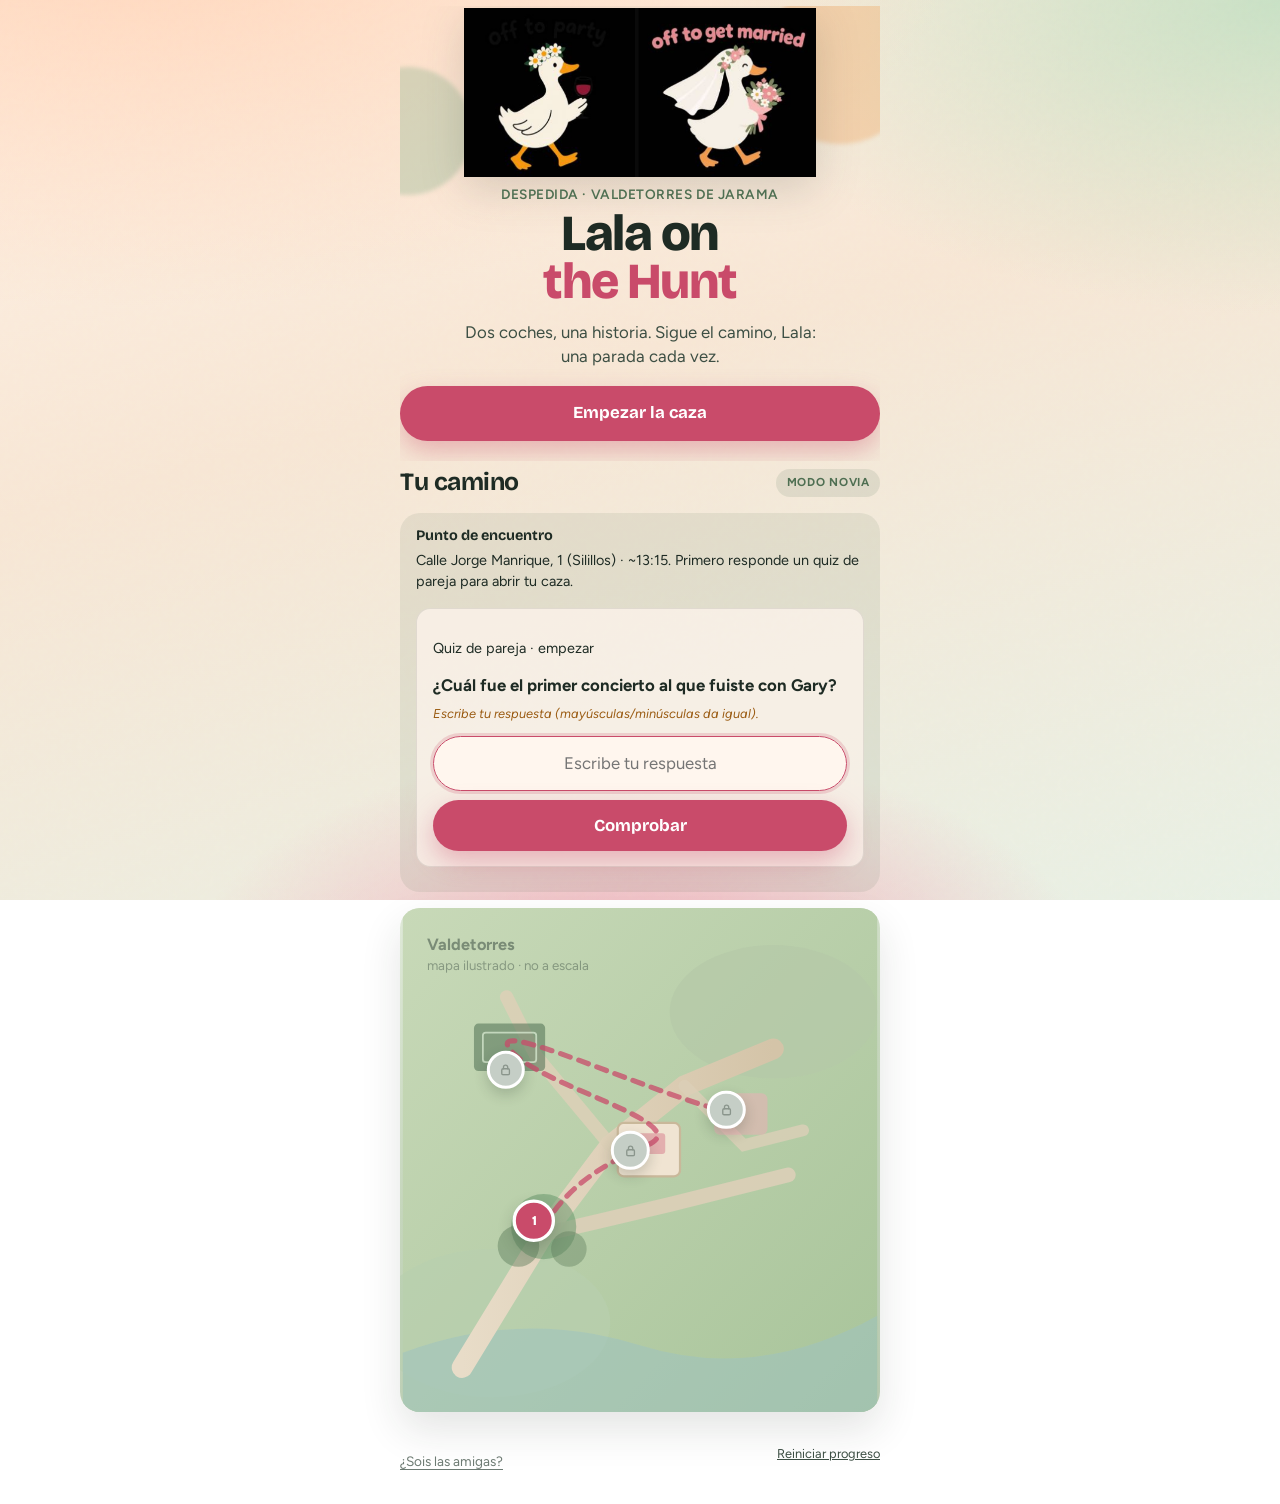
<file: index.html>
<!DOCTYPE html>
<html lang="es">
  <head>
    <meta charset="utf-8" />
    <meta name="viewport" content="width=device-width, initial-scale=1, viewport-fit=cover" />
    <meta name="theme-color" content="#c94b6a" />
    <meta name="robots" content="noindex" />
    <title>Lala on the Hunt</title>
    <link rel="preconnect" href="https://fonts.googleapis.com" />
    <link rel="preconnect" href="https://fonts.gstatic.com" crossorigin />
    <link
      href="https://fonts.googleapis.com/css2?family=Bricolage+Grotesque:opsz,wght@12..96,600;12..96,800&family=Figtree:ital,wght@0,400;0,600;0,700;1,400&display=swap"
      rel="stylesheet"
    />
    <link rel="stylesheet" href="assets/css/styles.css" />
  </head>
  <body data-asset-base="assets">
    <main class="wrap">
      <header class="hero" id="hero">
        <div class="hero-visual" aria-hidden="true">
          <div class="sky-blob a"></div>
          <div class="sky-blob b"></div>
          <img
            id="duckies-img"
            class="duckies"
            src="assets/lala-duckies.png"
            width="589"
            height="283"
            alt=""
          />
        </div>
        <div class="hero-copy">
          <p class="hero-meta">Despedida · Valdetorres de Jarama</p>
          <h1 class="brand">Lala on <span>the Hunt</span></h1>
          <p class="hero-lead">
            Dos coches, una historia. Sigue el camino, Lala: una parada cada vez.
          </p>
          <div class="cta-row">
            <a class="btn btn-primary" href="#hunt">Empezar la caza</a>
          </div>
        </div>
      </header>

      <section class="quest" id="hunt" aria-label="Camino de la novia">
        <div class="quest-head">
          <h1>Tu camino</h1>
          <span class="badge">Modo novia</span>
        </div>

        <div id="mood-trail-host"></div>

        <div class="start-banner" id="start-banner">
          <strong>Punto de encuentro</strong>
          Calle Jorge Manrique, 1 (Silillos) · ~13:15. Primero responde un quiz de pareja para abrir
          tu caza.
          <div id="start-quiz" class="quiz-box" hidden></div>
          <div class="actions" style="margin-top: 0.75rem">
            <button type="button" class="btn btn-primary btn-small" id="btn-start" hidden>
              Empezar
            </button>
          </div>
        </div>

        <div class="map-stage" id="map-stage">
          <div class="path-markers" id="path-markers"></div>
        </div>

        <div class="panel" id="stop-panel" hidden>
          <div class="stop-code" id="stop-code">A1</div>
          <h2 id="stop-title">Parada</h2>
          <p class="address" id="stop-address"></p>
          <p class="clue" id="stop-clue"></p>
          <p class="task" id="stop-task"></p>
          <p class="verify-flag" id="verify-flag" hidden></p>

          <div class="soundtrack-box" id="soundtrack-box" hidden>
            <p class="slot-label" id="soundtrack-title" hidden></p>
            <p class="ana-note" id="soundtrack-label" hidden></p>
            <a
              class="btn btn-maps btn-small"
              id="soundtrack-link"
              target="_blank"
              rel="noopener"
              href="#"
              >Abrir canción en Spotify</a
            >
            <button type="button" class="btn btn-primary btn-small" id="btn-dance" hidden>
              Bailar
            </button>
            <p class="dance-status" id="dance-status" hidden></p>
          </div>

          <div id="mood-box" class="mood-box" hidden></div>
          <div id="roulette-box" class="roulette-box" hidden></div>
          <div id="finale-quiz" class="quiz-box" hidden></div>
          <div id="finale-letter" class="letter-box" hidden></div>

          <div class="gary-box" id="gary-box" hidden>
            <p class="slot-label" id="gary-slot">Gary EN</p>
            <p id="gary-text" class="gary-body"></p>
          </div>
          <p class="swap-note" id="swap-note" hidden></p>
          <p class="selfie-note" id="selfie-note" hidden></p>
          <a class="btn btn-maps" id="btn-maps" hidden tabindex="-1" aria-hidden="true"></a>
          <div class="actions">
            <button type="button" class="btn btn-done" id="btn-done">Hecho!</button>
            <button type="button" class="btn btn-primary" id="btn-continue" hidden>
              Siguiente parada
            </button>
          </div>
        </div>

        <div class="panel complete-banner success-screen" id="all-done" hidden>
          <canvas id="confetti-canvas" class="confetti-canvas" aria-hidden="true"></canvas>
          <div class="success-duck-hero">
            <img
              class="success-ducks"
              src="assets/lala-duckies.png"
              alt=""
              width="589"
              height="283"
            />
            <div class="success-duck-overlay">
              <div class="success-hero-mark" aria-hidden="true">
                <span class="success-check">✓</span>
              </div>
              <p class="success-eyebrow">Success</p>
            </div>
          </div>
          <h2 id="success-title">The Hunt has been hunted</h2>
          <p id="success-lead" class="success-lead">
            Misión cumplida. Moods archivados, coches sorteados y tú, Lala, coronada. A comer.
          </p>
          <div id="all-done-mood" class="success-mood-wrap"></div>
          <button type="button" class="btn btn-finish-wide" id="btn-finish-ok">
            Finish
          </button>
          <button type="button" class="btn-restart" id="btn-success-reset">
            Reiniciar progreso
          </button>
        </div>

        <div class="footer-tools">
          <a class="link-quiet" href="amigas/">¿Sois las amigas?</a>
          <button type="button" id="btn-reset">Reiniciar progreso</button>
        </div>
      </section>
    </main>

    <script src="assets/js/stops.js"></script>
    <script src="assets/js/progress.js"></script>
    <script src="assets/js/quiz-ui.js"></script>
    <script src="assets/js/map.js"></script>
    <script src="assets/js/bride.js"></script>
  </body>
</html>
</file>
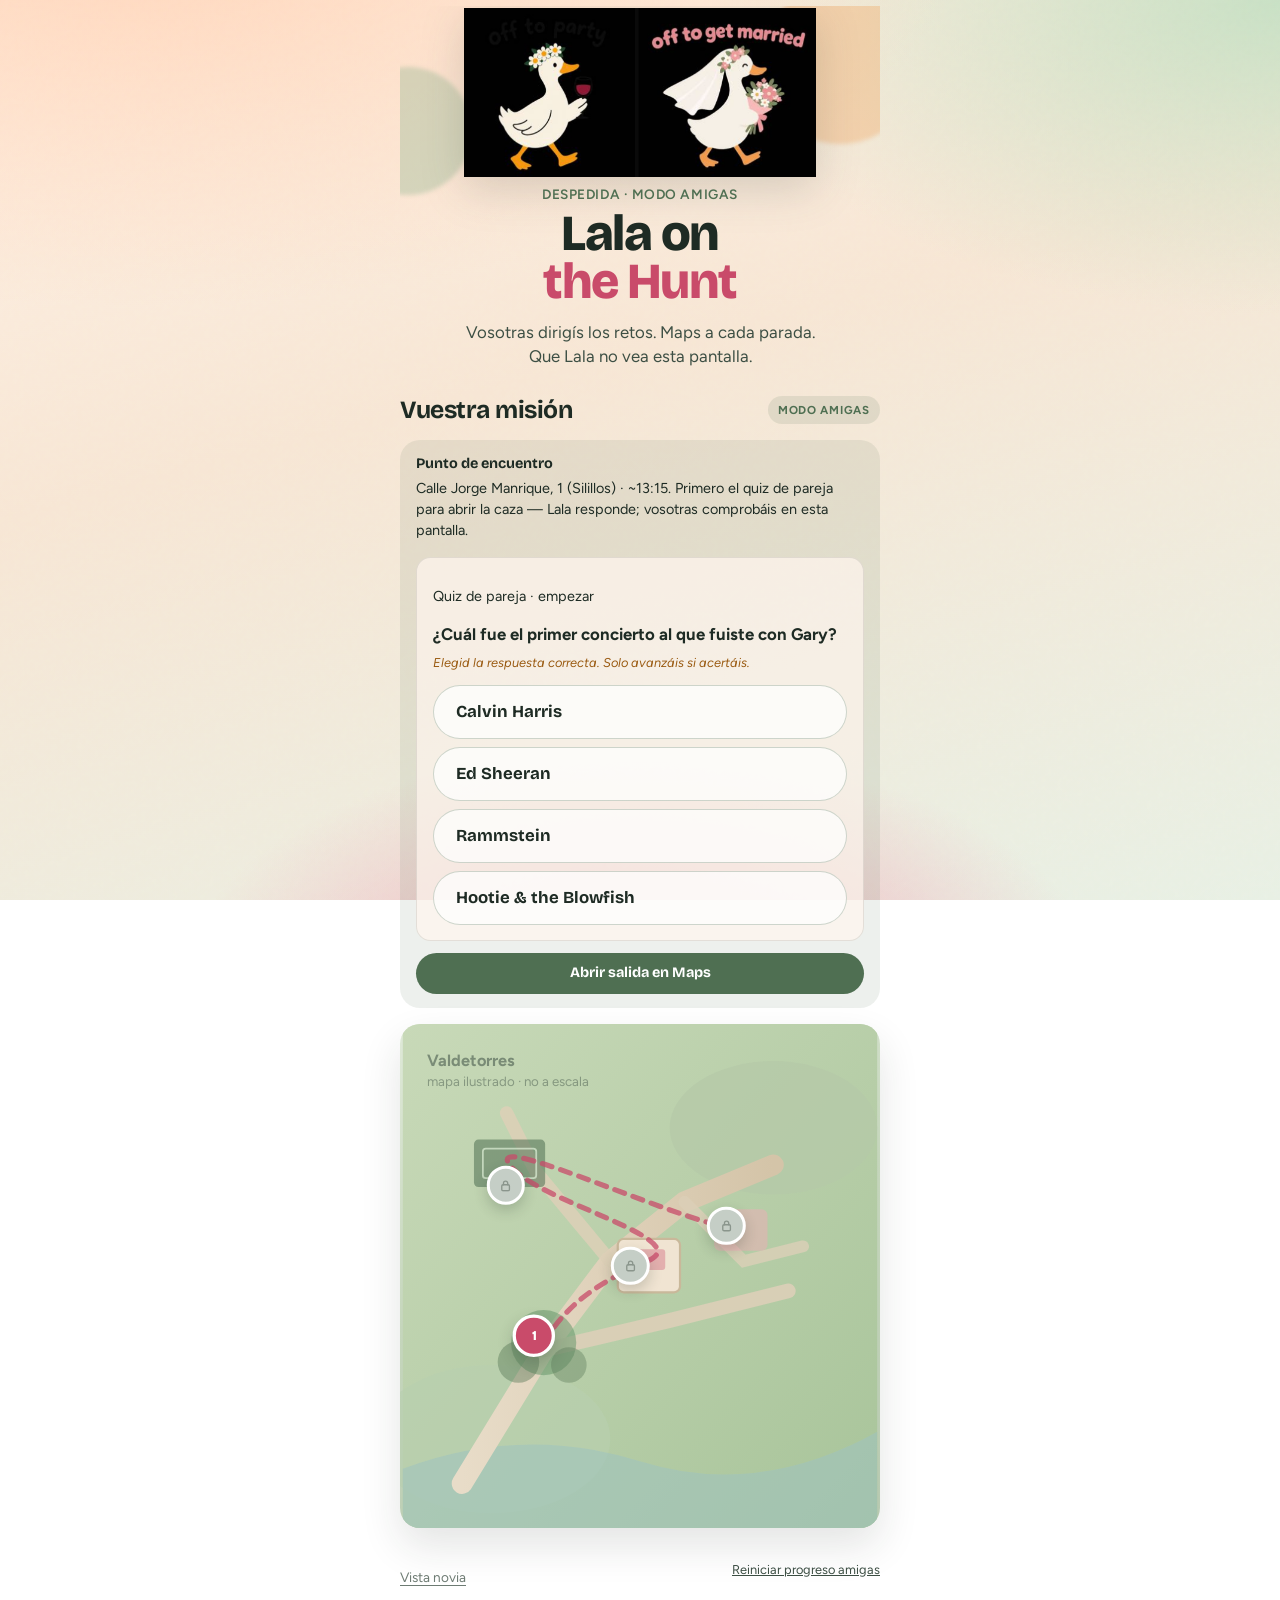
<file: amigas/index.html>
<!DOCTYPE html>
<html lang="es">
  <head>
    <meta charset="utf-8" />
    <meta name="viewport" content="width=device-width, initial-scale=1, viewport-fit=cover" />
    <meta name="theme-color" content="#4f6f52" />
    <meta name="robots" content="noindex" />
    <title>Lala on the Hunt · Amigas</title>
    <link rel="preconnect" href="https://fonts.googleapis.com" />
    <link rel="preconnect" href="https://fonts.gstatic.com" crossorigin />
    <link
      href="https://fonts.googleapis.com/css2?family=Bricolage+Grotesque:opsz,wght@12..96,600;12..96,800&family=Figtree:ital,wght@0,400;0,600;0,700;1,400&display=swap"
      rel="stylesheet"
    />
    <link rel="stylesheet" href="../assets/css/styles.css" />
  </head>
  <body data-asset-base="../assets">
    <main class="wrap">
      <section class="amigas-app" id="amigas-app">
        <header class="hero" id="hero">
          <div class="hero-visual" aria-hidden="true">
            <div class="sky-blob a"></div>
            <div class="sky-blob b"></div>
            <img
              id="duckies-img"
              class="duckies"
              src="../assets/lala-duckies.png"
              width="589"
              height="283"
              alt=""
            />
          </div>
          <div class="hero-copy">
            <p class="hero-meta">Despedida · Modo amigas</p>
            <h1 class="brand">Lala on <span>the Hunt</span></h1>
            <p class="hero-lead">
              Vosotras dirigís los retos. Maps a cada parada. Que Lala no vea esta pantalla.
            </p>
          </div>
        </header>

        <section class="quest" id="hunt" aria-label="Camino de las amigas">
          <div class="quest-head">
            <h1>Vuestra misión</h1>
            <span class="badge">Modo amigas</span>
          </div>

          <div id="mood-trail-host"></div>

          <div class="start-banner" id="start-banner">
            <strong>Punto de encuentro</strong>
            Calle Jorge Manrique, 1 (Silillos) · ~13:15. Primero el quiz de pareja para abrir la
            caza — Lala responde; vosotras comprobáis en esta pantalla.
            <div id="start-quiz" class="quiz-box" hidden></div>
            <div class="actions" style="margin-top: 0.75rem">
              <a
                class="btn btn-maps btn-small"
                id="btn-start-maps"
                target="_blank"
                rel="noopener"
                href="#"
                hidden
                >Abrir salida en Maps</a
              >
            </div>
          </div>

          <div class="map-stage" id="map-stage">
            <div class="path-markers" id="path-markers"></div>
          </div>

          <div class="panel" id="stop-panel" hidden>
            <div class="stop-code" id="stop-code">A1</div>
            <h2 id="stop-title">Parada</h2>
            <p class="address" id="stop-address"></p>
            <p class="clue" id="stop-clue"></p>
            <p class="task" id="stop-task"></p>

            <div class="soundtrack-box" id="soundtrack-box" hidden>
              <a
                class="btn btn-maps btn-small"
                id="soundtrack-link"
                target="_blank"
                rel="noopener"
                href="#"
                >Abrir canción en Spotify</a
              >
            </div>

            <div id="mood-box" class="mood-box" hidden></div>
            <div id="wait-box" class="wait-box" hidden></div>
            <div id="finale-quiz" class="quiz-box" hidden></div>
            <div id="finale-letter" class="letter-box" hidden></div>

            <div class="gary-box" id="gary-box" hidden>
              <p class="slot-label" id="gary-slot">Gary EN</p>
              <p id="gary-text" class="gary-body"></p>
            </div>

            <a class="btn btn-maps" id="btn-maps" target="_blank" rel="noopener" href="#" hidden
              >Abrir en Google Maps</a
            >
            <div class="actions">
              <button type="button" class="btn btn-done" id="btn-done">Hecho!</button>
              <button type="button" class="btn btn-primary" id="btn-continue" hidden>
                Siguiente
              </button>
            </div>
          </div>

          <div class="panel complete-banner success-screen" id="all-done" hidden>
            <canvas id="confetti-canvas" class="confetti-canvas" aria-hidden="true"></canvas>
            <div class="success-duck-hero">
              <img
                class="success-ducks"
                src="../assets/lala-duckies.png"
                alt=""
                width="589"
                height="283"
              />
              <div class="success-duck-overlay">
                <div class="success-hero-mark" aria-hidden="true">
                  <span class="success-check">✓</span>
                </div>
                <p class="success-eyebrow">Success</p>
              </div>
            </div>
            <h2 id="success-title">The Hunt has been hunted</h2>
            <p id="success-lead" class="success-lead">
              Misión cumplida, amigas. Moods archivados y Lala coronada. A comer.
            </p>
            <div id="all-done-mood" class="success-mood-wrap"></div>
            <button type="button" class="btn btn-finish-wide" id="btn-finish-ok">Finish</button>
            <button type="button" class="btn-restart" id="btn-success-reset">
              Reiniciar progreso amigas
            </button>
          </div>

          <div class="footer-tools">
            <a class="link-quiet" href="../">Vista novia</a>
            <button type="button" id="btn-reset">Reiniciar progreso amigas</button>
          </div>
        </section>
      </section>
    </main>

    <script src="../assets/js/stops.js"></script>
    <script src="../assets/js/progress.js"></script>
    <script src="../assets/js/quiz-ui.js"></script>
    <script src="../assets/js/map.js"></script>
    <script src="../assets/js/friends.js"></script>
  </body>
</html>
</file>
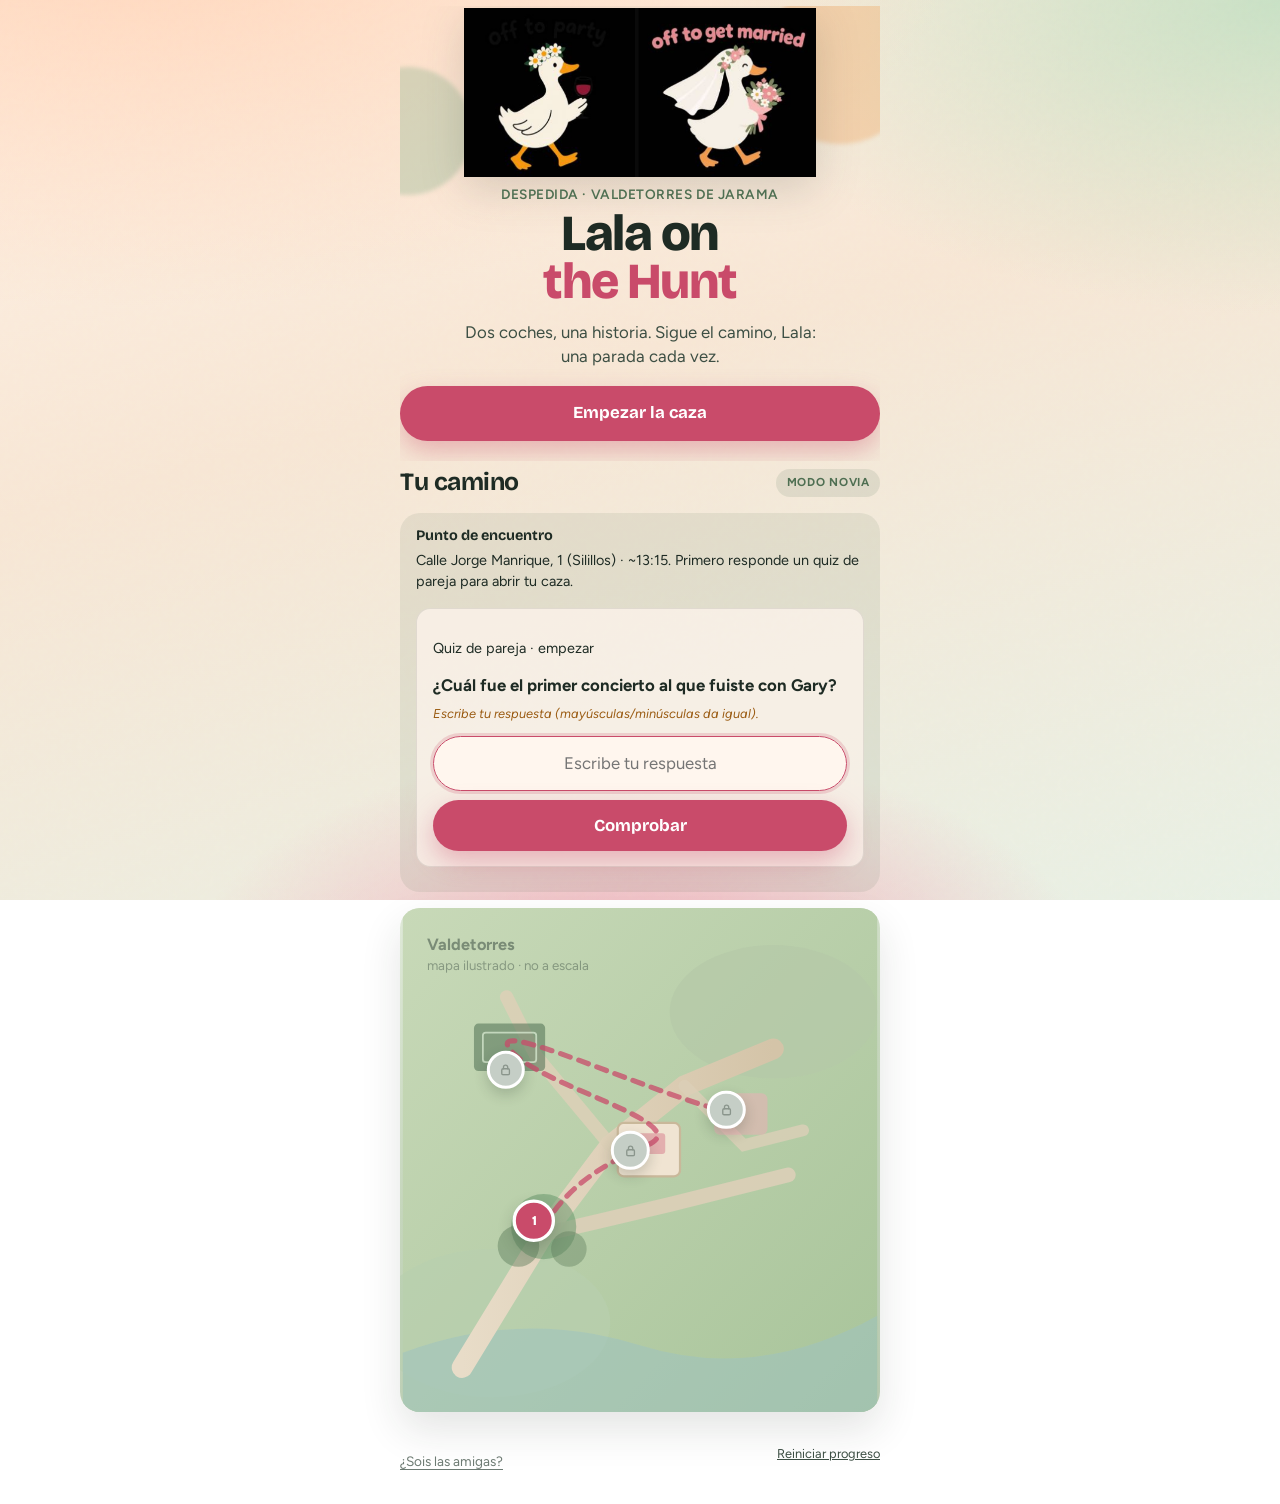
<file: novia/index.html>
<!DOCTYPE html>
<html lang="es">
  <head>
    <meta charset="utf-8" />
    <meta name="viewport" content="width=device-width, initial-scale=1, viewport-fit=cover" />
    <meta name="theme-color" content="#c94b6a" />
    <meta name="robots" content="noindex" />
    <title>Lala on the Hunt · Novia</title>
    <link rel="preconnect" href="https://fonts.googleapis.com" />
    <link rel="preconnect" href="https://fonts.gstatic.com" crossorigin />
    <link
      href="https://fonts.googleapis.com/css2?family=Bricolage+Grotesque:opsz,wght@12..96,600;12..96,800&family=Figtree:ital,wght@0,400;0,600;0,700;1,400&display=swap"
      rel="stylesheet"
    />
    <link rel="stylesheet" href="../assets/css/styles.css" />
  </head>
  <body data-asset-base="../assets">
    <main class="wrap">
      <header class="hero" id="hero">
        <div class="hero-visual" aria-hidden="true">
          <div class="sky-blob a"></div>
          <div class="sky-blob b"></div>
          <img
            id="duckies-img"
            class="duckies"
            src="../assets/lala-duckies.png"
            width="589"
            height="283"
            alt=""
          />
        </div>
        <div class="hero-copy">
          <p class="hero-meta">Despedida · Valdetorres de Jarama</p>
          <h1 class="brand">Lala on <span>the Hunt</span></h1>
          <p class="hero-lead">
            Dos coches, una historia. Sigue el camino, Lala: una parada cada vez.
          </p>
          <div class="cta-row">
            <a class="btn btn-primary" href="#hunt">Empezar la caza</a>
          </div>
        </div>
      </header>

      <section class="quest" id="hunt" aria-label="Camino de la novia">
        <div class="quest-head">
          <h1>Tu camino</h1>
          <span class="badge">Modo novia</span>
        </div>

        <div id="mood-trail-host"></div>

        <div class="start-banner" id="start-banner">
          <strong>Punto de encuentro</strong>
          Calle Jorge Manrique, 1 (Silillos) · ~13:15. Primero responde un quiz de pareja para abrir
          tu caza.
          <div id="start-quiz" class="quiz-box" hidden></div>
          <div class="actions" style="margin-top: 0.75rem">
            <button type="button" class="btn btn-primary btn-small" id="btn-start" hidden>
              Empezar
            </button>
          </div>
        </div>

        <div class="map-stage" id="map-stage">
          <div class="path-markers" id="path-markers"></div>
        </div>

        <div class="panel" id="stop-panel" hidden>
          <div class="stop-code" id="stop-code">A1</div>
          <h2 id="stop-title">Parada</h2>
          <p class="address" id="stop-address"></p>
          <p class="clue" id="stop-clue"></p>
          <p class="task" id="stop-task"></p>
          <p class="verify-flag" id="verify-flag" hidden></p>

          <div class="soundtrack-box" id="soundtrack-box" hidden>
            <p class="slot-label" id="soundtrack-title" hidden></p>
            <p class="ana-note" id="soundtrack-label" hidden></p>
            <a
              class="btn btn-maps btn-small"
              id="soundtrack-link"
              target="_blank"
              rel="noopener"
              href="#"
              >Abrir canción en Spotify</a
            >
            <button type="button" class="btn btn-primary btn-small" id="btn-dance" hidden>
              Bailar
            </button>
            <p class="dance-status" id="dance-status" hidden></p>
          </div>

          <div id="mood-box" class="mood-box" hidden></div>
          <div id="roulette-box" class="roulette-box" hidden></div>
          <div id="finale-quiz" class="quiz-box" hidden></div>
          <div id="finale-letter" class="letter-box" hidden></div>

          <div class="gary-box" id="gary-box" hidden>
            <p class="slot-label" id="gary-slot">Gary EN</p>
            <p id="gary-text" class="gary-body"></p>
          </div>
          <p class="swap-note" id="swap-note" hidden></p>
          <p class="selfie-note" id="selfie-note" hidden></p>
          <a class="btn btn-maps" id="btn-maps" hidden tabindex="-1" aria-hidden="true"></a>
          <div class="actions">
            <button type="button" class="btn btn-done" id="btn-done">Hecho!</button>
            <button type="button" class="btn btn-primary" id="btn-continue" hidden>
              Siguiente parada
            </button>
          </div>
        </div>

        <div class="panel complete-banner success-screen" id="all-done" hidden>
          <canvas id="confetti-canvas" class="confetti-canvas" aria-hidden="true"></canvas>
          <div class="success-duck-hero">
            <img
              class="success-ducks"
              src="../assets/lala-duckies.png"
              alt=""
              width="589"
              height="283"
            />
            <div class="success-duck-overlay">
              <div class="success-hero-mark" aria-hidden="true">
                <span class="success-check">✓</span>
              </div>
              <p class="success-eyebrow">Success</p>
            </div>
          </div>
          <h2 id="success-title">The Hunt has been hunted</h2>
          <p id="success-lead" class="success-lead">
            Misión cumplida. Moods archivados, coches sorteados y tú, Lala, coronada. A comer.
          </p>
          <div id="all-done-mood" class="success-mood-wrap"></div>
          <button type="button" class="btn btn-finish-wide" id="btn-finish-ok">
            Finish
          </button>
          <button type="button" class="btn-restart" id="btn-success-reset">
            Reiniciar progreso
          </button>
        </div>

        <div class="footer-tools">
          <a class="link-quiet" href="../amigas/">¿Sois las amigas?</a>
          <button type="button" id="btn-reset">Reiniciar progreso</button>
        </div>
      </section>
    </main>

    <script src="../assets/js/stops.js"></script>
    <script src="../assets/js/progress.js"></script>
    <script src="../assets/js/quiz-ui.js"></script>
    <script src="../assets/js/map.js"></script>
    <script src="../assets/js/bride.js"></script>
  </body>
</html>
</file>
<file: assets/css/styles.css>
/* Lala on the Hunt — warm pueblo afternoon, mobile-first */

:root {
  --ink: #1e2b24;
  --ink-soft: #3d4f44;
  --paper: #fff6ee;
  --foam: #ffe9d6;
  --blush: #f3a8b8;
  --rose: #c94b6a;
  --rose-deep: #9e3350;
  --olive: #4f6f52;
  --sage: #9bb896;
  --leaf: #6a9a6e;
  --sun: #f0a45c;
  --path: #d9c4a8;
  --locked: #8a958c;
  --done: #2f7a5b;
  --card-bg: rgba(255, 246, 238, 0.88);
  --shadow: 0 18px 40px rgba(30, 43, 36, 0.12);
  --radius: 1.25rem;
  --font-display: "Bricolage Grotesque", system-ui, sans-serif;
  --font-body: "Figtree", system-ui, sans-serif;
  --safe-bottom: env(safe-area-inset-bottom, 0px);
}

*,
*::before,
*::after {
  box-sizing: border-box;
}

html {
  scroll-behavior: smooth;
}

body {
  margin: 0;
  min-height: 100dvh;
  font-family: var(--font-body);
  color: var(--ink);
  background:
    radial-gradient(ellipse 120% 80% at 10% -10%, #ffd4b8 0%, transparent 55%),
    radial-gradient(ellipse 90% 70% at 100% 0%, #c8e0c4 0%, transparent 50%),
    radial-gradient(ellipse 80% 60% at 50% 110%, #f3a8b8 0%, transparent 45%),
    linear-gradient(165deg, #fff1e4 0%, #f7e6d4 42%, #e8f0e4 100%);
  background-attachment: fixed;
  line-height: 1.45;
  -webkit-font-smoothing: antialiased;
}

body::before {
  content: "";
  position: fixed;
  inset: 0;
  pointer-events: none;
  opacity: 0.35;
  background-image: url("data:image/svg+xml,%3Csvg viewBox='0 0 200 200' xmlns='http://www.w3.org/2000/svg'%3E%3Cfilter id='n'%3E%3CfeTurbulence type='fractalNoise' baseFrequency='0.85' numOctaves='3' stitchTiles='stitch'/%3E%3C/filter%3E%3Crect width='100%25' height='100%25' filter='url(%23n)' opacity='0.45'/%3E%3C/svg%3E");
  mix-blend-mode: soft-light;
  z-index: 0;
}

a {
  color: var(--rose-deep);
}

img {
  max-width: 100%;
  height: auto;
  display: block;
}

.wrap {
  position: relative;
  z-index: 1;
  width: min(100% - 1.5rem, 28rem);
  margin: 0 auto;
  padding: 0.35rem 0 calc(2rem + var(--safe-bottom));
}

/* —— Hero (one composition) —— */
.hero {
  position: relative;
  display: flex;
  flex-direction: column;
  justify-content: flex-start;
  align-items: stretch;
  gap: 0.35rem;
  padding: 0.15rem 0 1.25rem;
  overflow: hidden;
}

.hero-visual {
  position: relative;
  z-index: 0;
  pointer-events: none;
  margin: 0;
  padding: 0;
  min-height: 0;
}

.hero-visual .duckies {
  position: relative;
  display: block;
  width: min(94%, 22rem);
  margin: 0 auto;
  filter: drop-shadow(0 12px 22px rgba(30, 43, 36, 0.16));
  animation: float-in 1.1s cubic-bezier(0.22, 1, 0.36, 1) both;
}

.hero-visual .sky-blob {
  position: absolute;
  border-radius: 50%;
  filter: blur(2px);
  animation: soft-pulse 6s ease-in-out infinite;
  z-index: -1;
}

.hero-visual .sky-blob.a {
  width: 10rem;
  height: 10rem;
  background: rgba(240, 164, 92, 0.35);
  top: -1.5rem;
  right: -2.5rem;
}

.hero-visual .sky-blob.b {
  width: 8rem;
  height: 8rem;
  background: rgba(155, 184, 150, 0.4);
  top: 35%;
  left: -3.5rem;
  animation-delay: -2s;
}

.hero-copy {
  position: relative;
  z-index: 1;
  text-align: center;
  padding-top: 0.15rem;
  margin-top: 0;
  animation: rise 0.9s 0.15s cubic-bezier(0.22, 1, 0.36, 1) both;
}

.hero-copy .hero-meta {
  margin-top: 0;
}

.brand {
  margin: 0;
  font-family: var(--font-display);
  font-weight: 800;
  font-size: clamp(2.35rem, 9vw, 3.15rem);
  letter-spacing: -0.03em;
  line-height: 0.95;
  color: var(--ink);
}

.brand span {
  display: block;
  color: var(--rose);
}

.hero-lead {
  margin: 0.85rem auto 0;
  max-width: 22rem;
  font-size: 1.05rem;
  color: var(--ink-soft);
}

.hero-meta {
  margin: 0 0 0.35rem;
  font-size: 0.85rem;
  letter-spacing: 0.04em;
  text-transform: uppercase;
  color: var(--olive);
  font-weight: 600;
}

.cta-row {
  display: flex;
  flex-direction: column;
  gap: 0.65rem;
  margin-top: 1.1rem;
  align-items: stretch;
}

.btn {
  appearance: none;
  border: none;
  cursor: pointer;
  font-family: var(--font-display);
  font-weight: 700;
  font-size: 1.05rem;
  border-radius: 999px;
  padding: 0.95rem 1.35rem;
  text-decoration: none;
  text-align: center;
  transition: transform 0.18s ease, box-shadow 0.18s ease, background 0.18s ease;
}

.btn:active {
  transform: scale(0.98);
}

.btn-primary {
  background: var(--rose);
  color: #fff;
  box-shadow: 0 10px 24px rgba(201, 75, 106, 0.35);
}

.btn-primary:hover {
  background: var(--rose-deep);
}

.btn-done {
  background: var(--done);
  color: #fff;
  box-shadow: 0 10px 24px rgba(47, 122, 91, 0.3);
  width: 100%;
  font-size: 1.15rem;
  padding: 1.05rem 1.35rem;
}

.btn-ghost {
  background: transparent;
  color: var(--ink-soft);
  border: 1.5px solid rgba(30, 43, 36, 0.18);
}

.btn-maps {
  background: var(--olive);
  color: #fff;
  display: inline-flex;
  align-items: center;
  justify-content: center;
  gap: 0.4rem;
}

.btn-small {
  font-size: 0.9rem;
  padding: 0.65rem 1rem;
}

.link-quiet {
  display: inline-block;
  margin-top: 1rem;
  font-size: 0.85rem;
  color: var(--ink-soft);
  opacity: 0.75;
  text-decoration: underline;
  text-underline-offset: 0.2em;
}

/* —— Quest path —— */
.quest {
  margin-top: 0.5rem;
}

.quest-head {
  display: flex;
  align-items: center;
  justify-content: space-between;
  gap: 0.75rem;
  margin-bottom: 1rem;
}

.quest-head h1 {
  margin: 0;
  font-family: var(--font-display);
  font-size: 1.55rem;
  letter-spacing: -0.02em;
  line-height: 1.1;
}

.badge {
  font-size: 0.72rem;
  font-weight: 700;
  letter-spacing: 0.06em;
  text-transform: uppercase;
  padding: 0.35rem 0.65rem;
  border-radius: 999px;
  background: rgba(79, 111, 82, 0.12);
  color: var(--olive);
  white-space: nowrap;
}

.map-stage {
  position: relative;
  border-radius: var(--radius);
  overflow: hidden;
  background: linear-gradient(160deg, #dfe9d8 0%, #c5d6bc 45%, #b7c9b0 100%);
  box-shadow: var(--shadow);
  aspect-ratio: 1 / 1.05;
  margin-bottom: 1.25rem;
  animation: rise 0.7s cubic-bezier(0.22, 1, 0.36, 1) both;
}

.map-stage svg.map-svg {
  width: 100%;
  height: 100%;
  display: block;
}

.path-markers {
  position: absolute;
  inset: 0;
  pointer-events: none;
}

.marker {
  position: absolute;
  transform: translate(-50%, -50%);
  width: 2.4rem;
  height: 2.4rem;
  border-radius: 50%;
  display: grid;
  place-items: center;
  font-family: var(--font-display);
  font-weight: 800;
  font-size: 0.75rem;
  border: 3px solid #fff;
  box-shadow: 0 6px 14px rgba(30, 43, 36, 0.2);
  pointer-events: auto;
  transition: transform 0.25s ease;
}

.marker.completed {
  background: var(--done);
  color: #fff;
}

.marker.active {
  background: var(--rose);
  color: #fff;
  animation: marker-pulse 1.8s ease-in-out infinite;
  transform: translate(-50%, -50%) scale(1.12);
}

.marker.locked {
  background: #c5cec6;
  color: var(--locked);
}

.marker .lock-icon {
  width: 0.85rem;
  height: 0.85rem;
}

.panel {
  background: var(--card-bg);
  backdrop-filter: blur(10px);
  border-radius: var(--radius);
  padding: 1.25rem 1.2rem 1.35rem;
  box-shadow: var(--shadow);
  border: 1px solid rgba(255, 255, 255, 0.65);
  animation: rise 0.75s 0.08s cubic-bezier(0.22, 1, 0.36, 1) both;
}

.panel[hidden],
.gate[hidden],
.amigas-app[hidden],
[hidden] {
  display: none !important;
}

.stop-code {
  display: inline-block;
  font-size: 0.75rem;
  font-weight: 800;
  letter-spacing: 0.08em;
  text-transform: uppercase;
  color: var(--rose);
  margin-bottom: 0.35rem;
}

.panel h2 {
  margin: 0;
  font-family: var(--font-display);
  font-size: 1.45rem;
  letter-spacing: -0.02em;
  line-height: 1.15;
}

.address {
  margin: 0.4rem 0 0;
  font-size: 0.92rem;
  color: var(--ink-soft);
}

.clue {
  margin: 1rem 0 0;
  font-size: 1.02rem;
  color: var(--ink);
}

.task {
  margin: 0.85rem 0 0;
  padding: 0.75rem 0.9rem;
  border-left: 3px solid var(--sage);
  background: rgba(155, 184, 150, 0.18);
  border-radius: 0 0.75rem 0.75rem 0;
  font-weight: 600;
  font-size: 0.98rem;
}

.actions {
  display: flex;
  flex-direction: column;
  gap: 0.6rem;
  margin-top: 1.15rem;
}

.selfie-note {
  margin: 0.85rem 0 0;
  font-size: 0.82rem;
  color: var(--ink-soft);
}

.gary-box {
  margin-top: 1rem;
  padding: 0.9rem 1rem;
  border-radius: 0.9rem;
  background: linear-gradient(135deg, rgba(243, 168, 184, 0.35), rgba(240, 164, 92, 0.22));
  border: 1px dashed rgba(201, 75, 106, 0.45);
}

.gary-box .slot-label {
  font-size: 0.72rem;
  font-weight: 800;
  letter-spacing: 0.07em;
  text-transform: uppercase;
  color: var(--rose-deep);
  margin: 0 0 0.35rem;
}

.gary-box p {
  margin: 0;
  font-style: italic;
  color: var(--ink-soft);
  font-size: 0.95rem;
}

.swap-note {
  margin: 0.85rem 0 0;
  font-size: 0.88rem;
  font-weight: 600;
  color: var(--olive);
}

.verify-flag {
  margin: 0.75rem 0 0;
  font-size: 0.8rem;
  font-weight: 700;
  color: #9a5b12;
  background: rgba(240, 164, 92, 0.25);
  padding: 0.45rem 0.65rem;
  border-radius: 0.5rem;
}

.start-banner {
  margin-bottom: 1rem;
  padding: 0.85rem 1rem;
  border-radius: var(--radius);
  background: rgba(79, 111, 82, 0.1);
  font-size: 0.9rem;
}

.start-banner strong {
  display: block;
  font-family: var(--font-display);
  margin-bottom: 0.2rem;
}

.footer-tools {
  margin-top: 1.5rem;
  display: flex;
  flex-wrap: wrap;
  gap: 0.75rem;
  justify-content: space-between;
  align-items: center;
  font-size: 0.8rem;
  color: var(--ink-soft);
}

.footer-tools button {
  background: none;
  border: none;
  color: var(--ink-soft);
  text-decoration: underline;
  cursor: pointer;
  font: inherit;
  padding: 0;
}

/* —— Friends itinerary —— */
.gate {
  min-height: 70dvh;
  display: flex;
  flex-direction: column;
  justify-content: center;
  gap: 1rem;
  text-align: center;
  animation: rise 0.7s cubic-bezier(0.22, 1, 0.36, 1) both;
}

.gate .duckies-sm {
  width: min(70%, 14rem);
  margin: 0 auto 0.5rem;
  filter: drop-shadow(0 10px 18px rgba(30, 43, 36, 0.15));
}

.gate h1 {
  margin: 0;
  font-family: var(--font-display);
  font-size: 1.85rem;
  letter-spacing: -0.02em;
}

.gate p {
  margin: 0;
  color: var(--ink-soft);
}

.gate form {
  display: flex;
  flex-direction: column;
  gap: 0.65rem;
  margin-top: 0.5rem;
}

.gate input[type="password"] {
  font: inherit;
  font-size: 1.05rem;
  padding: 0.9rem 1rem;
  border-radius: 999px;
  border: 1.5px solid rgba(30, 43, 36, 0.2);
  background: rgba(255, 246, 238, 0.95);
  text-align: center;
  outline: none;
}

.gate input:focus {
  border-color: var(--rose);
  box-shadow: 0 0 0 3px rgba(201, 75, 106, 0.2);
}

.gate .error {
  color: var(--rose-deep);
  font-size: 0.88rem;
  min-height: 1.2em;
}

.itinerary {
  display: flex;
  flex-direction: column;
  gap: 0.85rem;
}

.leg {
  position: relative;
  padding: 1.1rem 1.1rem 1.15rem 1.15rem;
  border-radius: var(--radius);
  background: var(--card-bg);
  border: 1px solid rgba(255, 255, 255, 0.7);
  box-shadow: var(--shadow);
  animation: rise 0.6s cubic-bezier(0.22, 1, 0.36, 1) both;
}

.leg:nth-child(2) { animation-delay: 0.05s; }
.leg:nth-child(3) { animation-delay: 0.1s; }
.leg:nth-child(4) { animation-delay: 0.15s; }
.leg:nth-child(5) { animation-delay: 0.2s; }

.leg .host-tip {
  margin: 0.65rem 0 0;
  font-size: 0.84rem;
  color: var(--olive);
  padding-top: 0.55rem;
  border-top: 1px dashed rgba(79, 111, 82, 0.35);
}

.timeline {
  display: flex;
  flex-direction: column;
  align-items: center;
  gap: 0;
  margin: 0.5rem 0 1rem;
}

.timeline-dot {
  width: 0.65rem;
  height: 0.65rem;
  border-radius: 50%;
  background: var(--sage);
}

.timeline-line {
  width: 3px;
  height: 1.25rem;
  background: linear-gradient(var(--sage), var(--path));
  border-radius: 2px;
}

.complete-banner {
  text-align: center;
  padding: 1.5rem 1rem;
}

.complete-banner h2 {
  font-family: var(--font-display);
  margin: 0 0 0.5rem;
  font-size: 1.6rem;
}

.success-screen {
  position: relative;
  overflow: hidden;
  display: flex;
  flex-direction: column;
  align-items: center;
  gap: 0.65rem;
  padding: 1.75rem 1.15rem 1.35rem;
  min-height: min(78dvh, 36rem);
  justify-content: center;
  text-align: center;
  background:
    radial-gradient(ellipse 90% 60% at 50% 0%, rgba(243, 168, 184, 0.35), transparent 55%),
    rgba(255, 246, 238, 0.92);
}

.confetti-canvas {
  position: absolute;
  inset: 0;
  width: 100%;
  height: 100%;
  pointer-events: none;
  z-index: 3;
}

.success-duck-hero {
  position: relative;
  width: min(100%, 20rem);
  margin: 0 auto 0.35rem;
  z-index: 1;
}

.success-ducks {
  width: 100%;
  height: auto;
  display: block;
  filter: drop-shadow(0 10px 18px rgba(30, 43, 36, 0.16));
}

.success-duck-overlay {
  position: absolute;
  inset: 0;
  display: flex;
  flex-direction: column;
  align-items: center;
  justify-content: center;
  gap: 0.35rem;
  background: linear-gradient(
    180deg,
    rgba(30, 43, 36, 0.15) 0%,
    rgba(30, 43, 36, 0.45) 100%
  );
  border-radius: 1rem;
  pointer-events: none;
}

.success-hero-mark {
  width: 3.6rem;
  height: 3.6rem;
  border-radius: 50%;
  display: grid;
  place-items: center;
  background: rgba(255, 255, 255, 0.18);
  border: 2px solid rgba(255, 255, 255, 0.92);
  box-shadow: 0 8px 20px rgba(30, 43, 36, 0.2);
  margin-bottom: 0;
}

.success-check {
  color: #fff;
  font-size: 1.65rem;
  font-weight: 800;
  line-height: 1;
  font-family: var(--font-display);
}

.success-eyebrow {
  margin: 0;
  font-size: 0.78rem;
  font-weight: 800;
  letter-spacing: 0.16em;
  text-transform: uppercase;
  color: #fff;
  text-shadow: 0 1px 8px rgba(30, 43, 36, 0.35);
}

.btn-restart {
  appearance: none;
  border: none;
  background: transparent;
  color: var(--ink-soft);
  font: inherit;
  font-size: 0.88rem;
  text-decoration: underline;
  text-underline-offset: 0.2em;
  cursor: pointer;
  padding: 0.35rem 0.5rem;
  margin-top: 0.15rem;
  z-index: 1;
}

.success-screen h2 {
  margin: 0;
  font-size: clamp(1.55rem, 6.5vw, 2rem);
  letter-spacing: -0.03em;
  line-height: 1.1;
  z-index: 1;
}

.success-lead {
  margin: 0;
  max-width: 22rem;
  color: var(--ink-soft);
  font-size: 0.95rem;
  z-index: 1;
}

.success-mood-wrap {
  width: 100%;
  max-width: 22rem;
  z-index: 1;
  margin-top: 0.55rem;
}

.success-mood-card {
  margin: 0 auto;
  padding: 0.35rem 1.05rem;
  border-radius: 1.15rem;
  background: rgba(255, 255, 255, 0.38);
  border: 1px solid rgba(255, 255, 255, 0.72);
  box-shadow:
    0 12px 32px rgba(30, 43, 36, 0.1),
    inset 0 1px 0 rgba(255, 255, 255, 0.65);
  backdrop-filter: blur(18px) saturate(1.15);
  -webkit-backdrop-filter: blur(18px) saturate(1.15);
}

.mood-receipt {
  display: flex;
  flex-direction: column;
  width: 100%;
}

.mood-receipt-row {
  display: flex;
  flex-direction: column;
  gap: 0.28rem;
  padding: 0.85rem 0.1rem;
  border-bottom: 1px dotted rgba(79, 111, 82, 0.35);
}

.mood-receipt-row:last-child {
  border-bottom: none;
}

.mood-receipt-line {
  display: flex;
  align-items: center;
  justify-content: space-between;
  gap: 0.75rem;
}

.mood-receipt-emoji {
  font-size: 1.35rem;
  line-height: 1;
}

.mood-receipt-pct {
  font-size: 1rem;
  font-weight: 800;
  color: var(--ink);
  font-family: var(--font-display);
  letter-spacing: -0.02em;
}

.mood-receipt-stops {
  margin: 0;
  font-size: 0.72rem;
  line-height: 1.35;
  color: var(--ink-soft);
  text-align: left;
}

.success-mood-empty {
  margin: 0;
  padding: 0.7rem 0.15rem;
  font-size: 0.88rem;
  color: var(--ink-soft);
}

.btn-finish-wide {
  appearance: none;
  border: none;
  cursor: pointer;
  width: 100%;
  margin-top: 0.65rem;
  padding: 1.05rem 1.25rem;
  border-radius: 999px;
  font-family: var(--font-display);
  font-weight: 800;
  font-size: 1.1rem;
  color: #fff;
  background: linear-gradient(135deg, var(--rose), var(--rose-deep));
  box-shadow: 0 12px 28px rgba(201, 75, 106, 0.35);
  z-index: 1;
  transition: transform 0.15s ease, box-shadow 0.15s ease;
}

.btn-finish-wide:active {
  transform: scale(0.98);
}

.letter-box {
  margin-top: 0.85rem;
  padding: 1rem 1.05rem;
  border-radius: 0.9rem;
  background: linear-gradient(160deg, rgba(255, 246, 238, 0.95), rgba(243, 168, 184, 0.18));
  border: 1px dashed rgba(201, 75, 106, 0.4);
}

.letter-body,
.gary-body {
  margin: 0;
  white-space: pre-line;
  font-size: 0.95rem;
  line-height: 1.45;
  color: var(--ink);
}

#gary-text {
  white-space: pre-line;
}

/* —— Quiz / soundtrack / mood / roulette —— */
.quiz-box,
.soundtrack-box,
.mood-box,
.roulette-box,
.wait-box {
  margin-top: 1rem;
  padding: 0.9rem 1rem;
  border-radius: 0.9rem;
  background: rgba(255, 246, 238, 0.7);
  border: 1px solid rgba(30, 43, 36, 0.1);
}

.quiz-prompt {
  margin: 0.35rem 0 0.5rem;
  font-weight: 700;
  font-size: 1.05rem;
}

.ana-note {
  margin: 0.35rem 0 0.75rem;
  font-size: 0.8rem;
  color: #9a5b12;
  font-style: italic;
}

.quiz-options {
  display: flex;
  flex-direction: column;
  gap: 0.5rem;
}

.quiz-form {
  display: flex;
  flex-direction: column;
  gap: 0.55rem;
  margin-top: 0.35rem;
}

.quiz-input {
  font: inherit;
  font-size: 1.05rem;
  padding: 0.9rem 1rem;
  border-radius: 999px;
  border: 1.5px solid rgba(30, 43, 36, 0.2);
  background: rgba(255, 246, 238, 0.95);
  text-align: center;
  outline: none;
}

.quiz-input:focus {
  border-color: var(--rose);
  box-shadow: 0 0 0 3px rgba(201, 75, 106, 0.2);
}

.quiz-option {
  width: 100%;
  text-align: left;
  white-space: normal;
  line-height: 1.3;
  background: rgba(255, 255, 255, 0.72);
  color: var(--ink);
  border: 1.5px solid rgba(79, 111, 82, 0.28);
  box-shadow: none;
}

.quiz-option:hover,
.quiz-option:focus-visible {
  border-color: var(--olive);
  background: rgba(255, 255, 255, 0.95);
}

.quiz-option-wrong {
  border-color: var(--rose-deep);
}

.quiz-option-correct {
  border-color: var(--done);
  background: rgba(47, 122, 91, 0.12);
  color: var(--done);
}

.quiz-shake {
  animation: quiz-shake 0.42s ease;
}

.quiz-input.quiz-shake {
  border-color: var(--rose-deep);
}

@keyframes quiz-shake {
  0%,
  100% {
    transform: translateX(0);
  }
  15% {
    transform: translateX(-10px);
  }
  30% {
    transform: translateX(10px);
  }
  45% {
    transform: translateX(-8px);
  }
  60% {
    transform: translateX(8px);
  }
  75% {
    transform: translateX(-4px);
  }
  90% {
    transform: translateX(4px);
  }
}

.quiz-error {
  margin: 0.55rem 0 0;
  color: var(--rose-deep);
  font-size: 0.9rem;
  font-weight: 600;
}

.quiz-toast {
  position: fixed;
  left: 50%;
  bottom: calc(1.4rem + var(--safe-bottom));
  z-index: 80;
  transform: translateX(-50%) translateY(120%);
  padding: 0.7rem 1.15rem;
  border-radius: 999px;
  background: linear-gradient(135deg, var(--done), var(--olive));
  color: #fff;
  font-family: var(--font-display);
  font-weight: 800;
  font-size: 0.98rem;
  letter-spacing: 0.02em;
  box-shadow: 0 12px 28px rgba(47, 122, 91, 0.35);
  pointer-events: none;
  opacity: 0;
}

.quiz-toast-in {
  animation: quiz-toast-in 0.28s ease forwards;
}

.quiz-toast-out {
  animation: quiz-toast-out 0.22s ease forwards;
}

@keyframes quiz-toast-in {
  from {
    opacity: 0;
    transform: translateX(-50%) translateY(120%);
  }
  to {
    opacity: 1;
    transform: translateX(-50%) translateY(0);
  }
}

@keyframes quiz-toast-out {
  from {
    opacity: 1;
    transform: translateX(-50%) translateY(0);
  }
  to {
    opacity: 0;
    transform: translateX(-50%) translateY(40%);
  }
}

.wait-body {
  margin: 0 0 0.85rem;
  color: var(--ink-soft);
  font-size: 0.95rem;
}

.wait-visual {
  display: flex;
  justify-content: center;
  gap: 0.75rem;
  margin-bottom: 0.25rem;
}

.wait-spin {
  width: 3.1rem;
  height: 3.1rem;
  border-radius: 50%;
  display: grid;
  place-items: center;
  font-family: var(--font-display);
  font-weight: 800;
  font-size: 1.25rem;
  color: #fff;
  background: linear-gradient(145deg, var(--olive), var(--leaf));
  animation: wait-pulse 1.4s ease-in-out infinite;
}

.wait-spin.delay {
  background: linear-gradient(145deg, var(--rose), var(--rose-deep));
  animation-delay: 0.35s;
}

@keyframes wait-pulse {
  0%,
  100% {
    transform: scale(1);
    opacity: 0.85;
  }
  50% {
    transform: scale(1.08);
    opacity: 1;
  }
}

.friends-letter-prompt {
  font-size: 1.05rem;
  font-weight: 600;
  text-align: center;
  line-height: 1.45;
}

.soundtrack-box .actions,
.soundtrack-box .btn {
  margin-top: 0.55rem;
}

.dance-status {
  margin: 0.55rem 0 0;
  font-size: 0.9rem;
  font-weight: 600;
  color: var(--olive);
}

.btn-done:disabled {
  opacity: 0.45;
  cursor: not-allowed;
  box-shadow: none;
}

.mood-picks {
  display: grid;
  grid-template-columns: repeat(3, 1fr);
  gap: 0.55rem;
}

.mood-pick {
  appearance: none;
  border: 1.5px solid rgba(30, 43, 36, 0.12);
  background: #fff8f1;
  border-radius: 1rem;
  padding: 0.85rem 0.4rem;
  cursor: pointer;
  font-family: var(--font-body);
  font-size: 0.78rem;
  font-weight: 700;
  color: var(--ink-soft);
  display: flex;
  flex-direction: column;
  align-items: center;
  gap: 0.25rem;
  transition: transform 0.15s ease, border-color 0.15s ease;
}

.mood-pick:active {
  transform: scale(0.96);
}

.mood-pick:hover {
  border-color: var(--rose);
}

.mood-emoji {
  font-size: 1.75rem;
  line-height: 1;
}

.mood-trail {
  display: flex;
  flex-wrap: wrap;
  align-items: center;
  gap: 0.4rem;
  margin: 0 0 0.85rem;
  padding: 0.55rem 0.7rem;
  border-radius: 999px;
  background: rgba(79, 111, 82, 0.1);
}

.mood-trail-label {
  font-size: 0.72rem;
  font-weight: 800;
  letter-spacing: 0.06em;
  text-transform: uppercase;
  color: var(--olive);
  margin-right: 0.25rem;
}

.mood-chip {
  display: inline-flex;
  align-items: center;
  gap: 0.2rem;
  font-size: 1.1rem;
}

.mood-chip-code {
  font-size: 0.65rem;
  font-weight: 800;
  color: var(--ink-soft);
}

.mood-inline {
  margin: 0.5rem 0 0;
  font-weight: 700;
}

.amigas-mood-wrap {
  margin-bottom: 0.85rem;
}

.roulette-box {
  text-align: center;
}

.roulette-wheel {
  position: relative;
  width: 9.5rem;
  height: 9.5rem;
  margin: 0.5rem auto 1rem;
  border-radius: 50%;
  overflow: hidden;
  border: 4px solid #fff;
  box-shadow: var(--shadow);
  display: grid;
  grid-template-columns: 1fr 1fr;
}

.roulette-half {
  display: grid;
  place-items: center;
  font-family: var(--font-display);
  font-weight: 800;
  font-size: 1.6rem;
  color: #fff;
}

.roulette-half.a {
  background: var(--rose);
}

.roulette-half.b {
  background: var(--olive);
}

.roulette-pointer {
  position: absolute;
  top: -0.15rem;
  left: 50%;
  transform: translateX(-50%);
  width: 0;
  height: 0;
  border-left: 0.45rem solid transparent;
  border-right: 0.45rem solid transparent;
  border-top: 0.7rem solid var(--ink);
  z-index: 2;
}

.roulette-result {
  margin: 0 0 0.75rem;
  font-size: 1.05rem;
}

@keyframes float-in {
  from {
    opacity: 0;
    transform: translateY(0.85rem) scale(0.97);
  }
  to {
    opacity: 1;
    transform: translateY(0) scale(1);
  }
}

@keyframes rise {
  from {
    opacity: 0;
    transform: translateY(1rem);
  }
  to {
    opacity: 1;
    transform: translateY(0);
  }
}

@keyframes soft-pulse {
  0%,
  100% {
    transform: scale(1);
    opacity: 0.85;
  }
  50% {
    transform: scale(1.08);
    opacity: 1;
  }
}

@keyframes marker-pulse {
  0%,
  100% {
    box-shadow: 0 6px 14px rgba(30, 43, 36, 0.2), 0 0 0 0 rgba(201, 75, 106, 0.45);
  }
  50% {
    box-shadow: 0 6px 14px rgba(30, 43, 36, 0.2), 0 0 0 12px rgba(201, 75, 106, 0);
  }
}

@media (min-width: 480px) {
  .wrap {
    width: min(100% - 2rem, 30rem);
  }
}

@media (prefers-reduced-motion: reduce) {
  *,
  *::before,
  *::after {
    animation: none !important;
    transition: none !important;
  }
}
</file>
